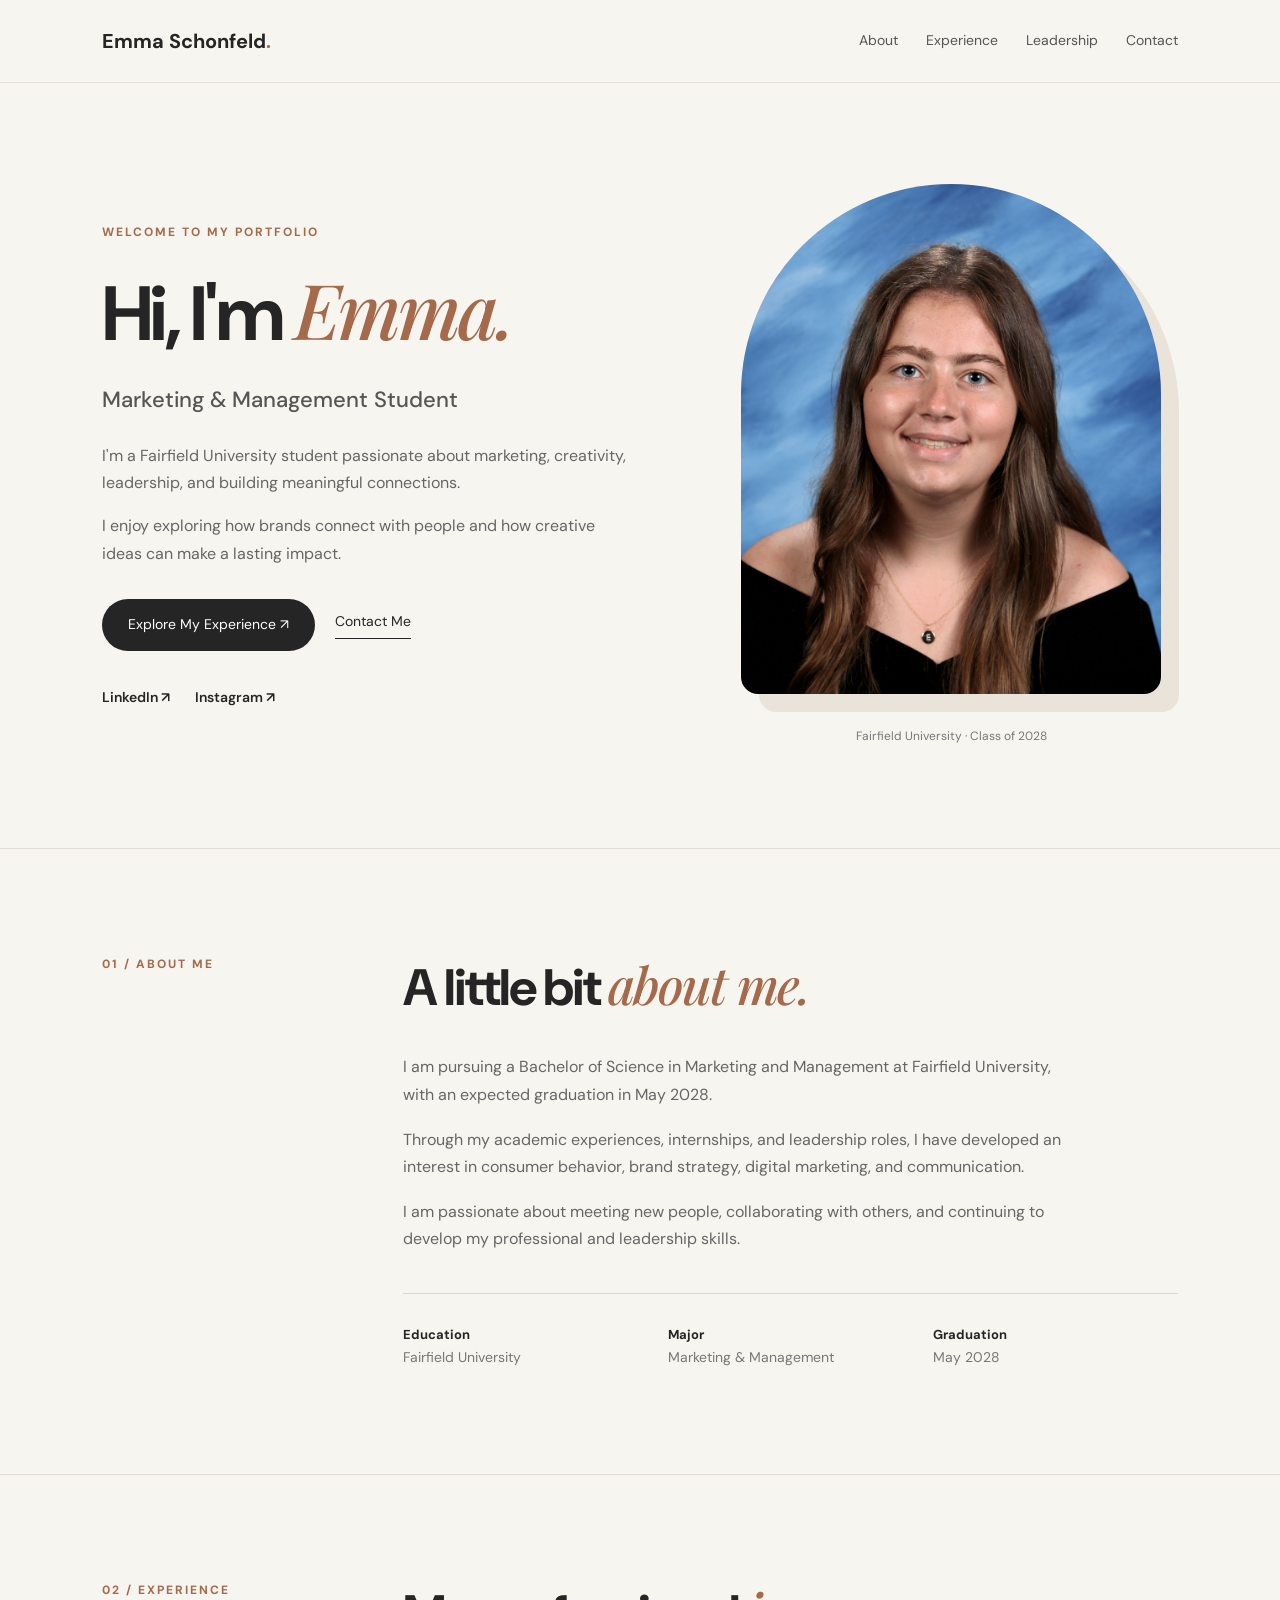
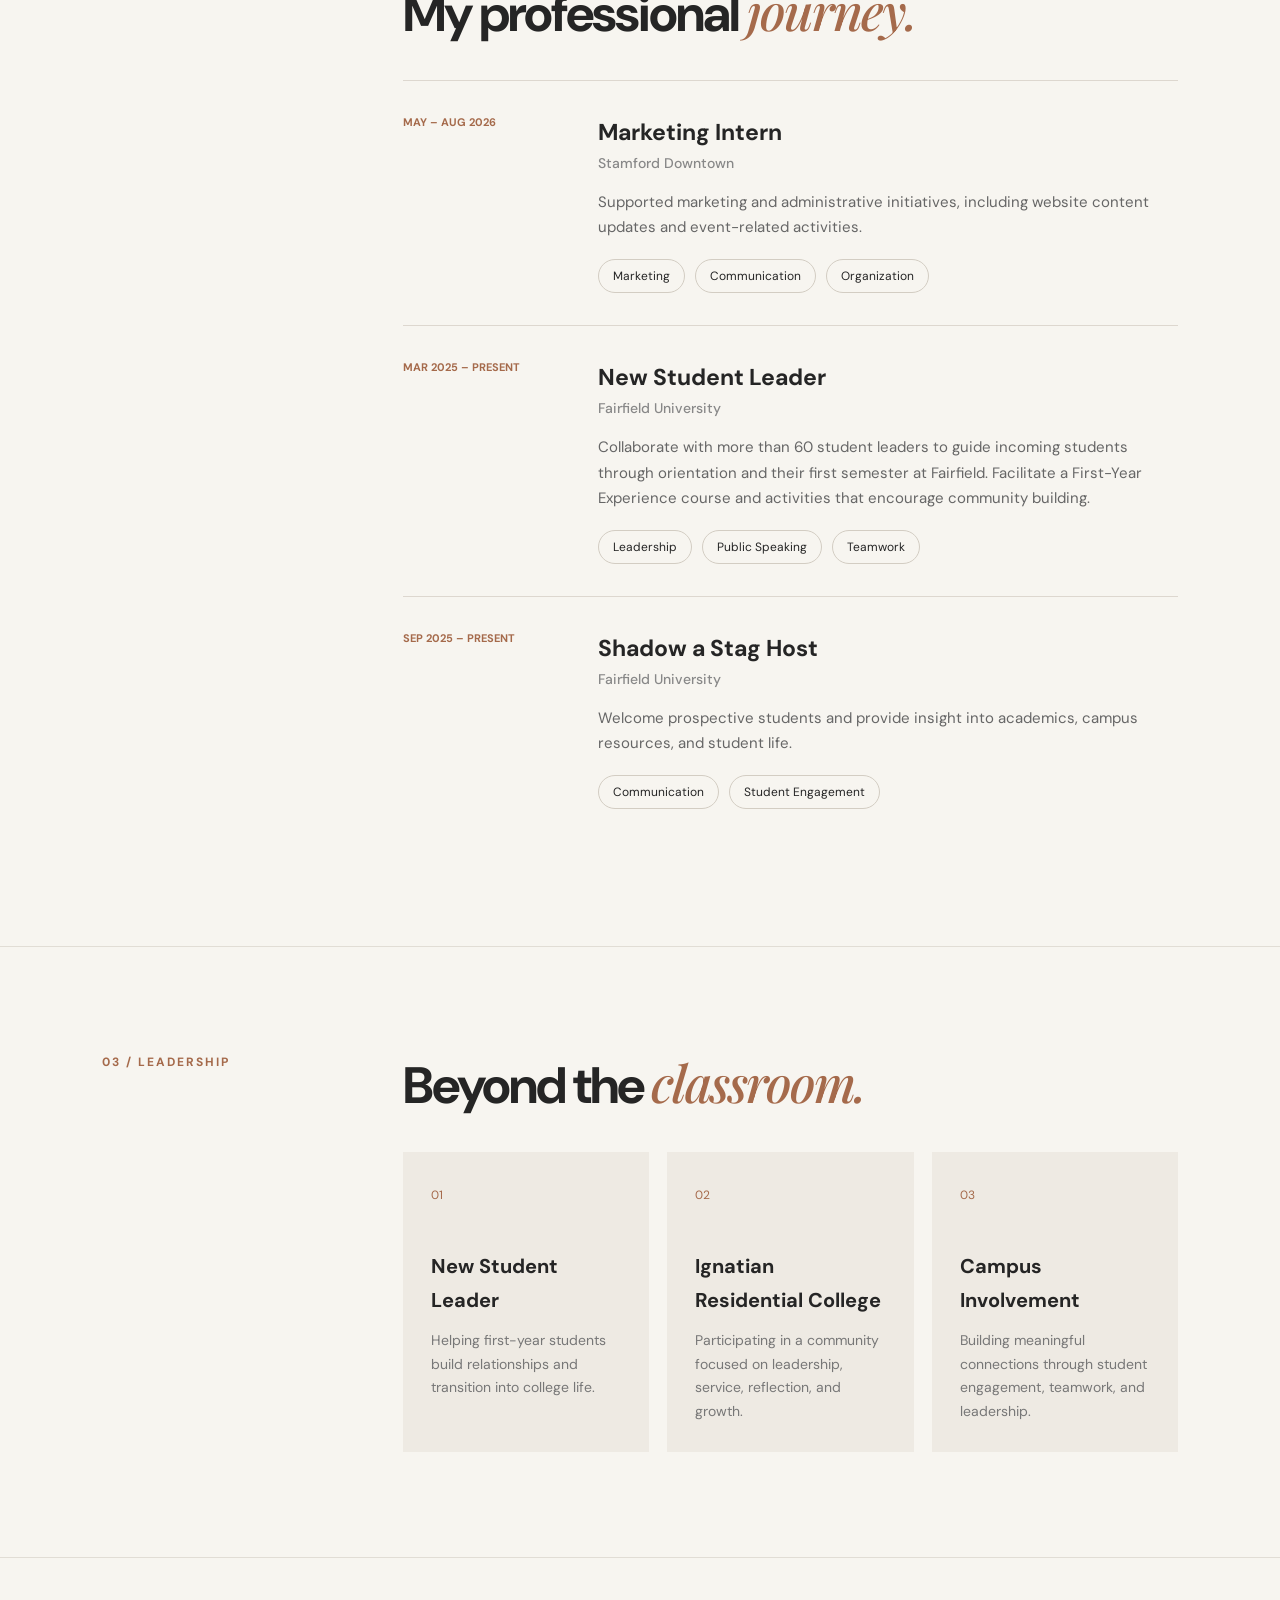
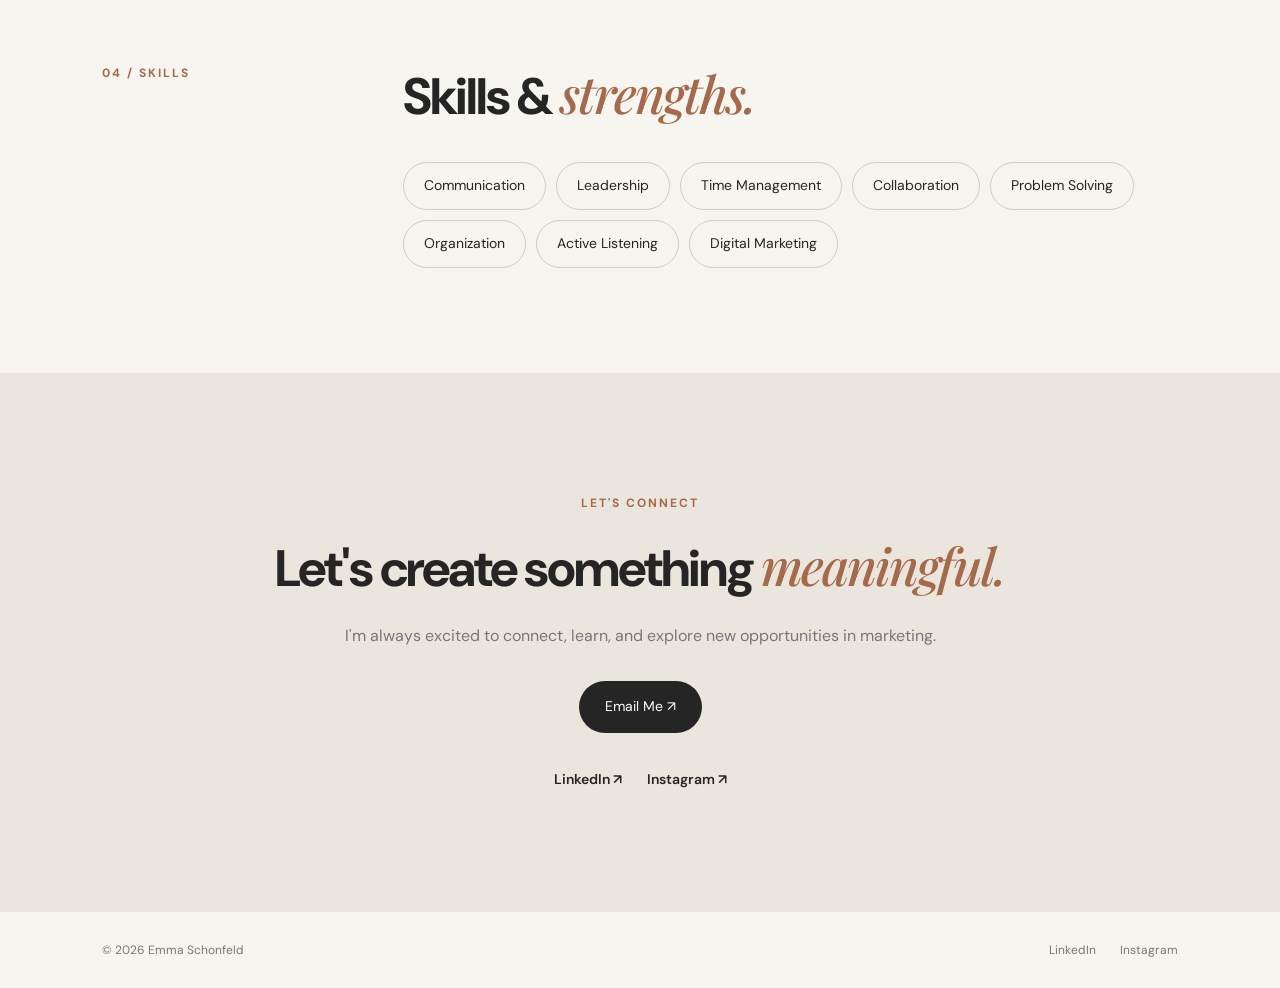
<file: index.html>
<!DOCTYPE html>
<html lang="en">
<head>
  <meta charset="UTF-8">
  <meta name="viewport" content="width=device-width, initial-scale=1.0">
  <meta name="description" content="Emma Schonfeld's marketing and management portfolio.">
  <title>Emma Schonfeld | Portfolio</title>

  <link rel="preconnect" href="https://fonts.googleapis.com">
  <link rel="preconnect" href="https://fonts.gstatic.com" crossorigin>
  <link href="https://fonts.googleapis.com/css2?family=DM+Sans:wght@400;500;600;700&family=Playfair+Display:ital,wght@0,500;1,500&display=swap" rel="stylesheet">
  <link rel="stylesheet" href="style.css">
</head>
<body>

  <header class="navbar">
    <a class="logo" href="#home">Emma Schonfeld<span>.</span></a>
    <nav aria-label="Main navigation">
      <a href="#about">About</a>
      <a href="#experience">Experience</a>
      <a href="#leadership">Leadership</a>
      <a href="#contact">Contact</a>
    </nav>
  </header>

  <main>
    <!-- HOMEPAGE -->
    <section class="hero" id="home">
      <div class="hero-content">
        <p class="eyebrow">WELCOME TO MY PORTFOLIO</p>
        <h1>Hi, I'm <em>Emma.</em></h1>
        <h2>Marketing & Management Student</h2>

        <p>
          I'm a Fairfield University student passionate about
          marketing, creativity, leadership, and building
          meaningful connections.
        </p>
        <p>
          I enjoy exploring how brands connect with people
          and how creative ideas can make a lasting impact.
        </p>

        <div class="hero-buttons">
          <a class="primary-btn" href="#experience">
            Explore My Experience ↗
          </a>
          <a class="secondary-btn" href="#contact">
            Contact Me
          </a>
        </div>

        <div class="social-links">
          <a href="https://www.linkedin.com/in/emma-schonfeld/"
             target="_blank" rel="noopener noreferrer">
            LinkedIn ↗
          </a>
          <a href="https://www.instagram.com/schonfeld_emma/"
             target="_blank" rel="noopener noreferrer">
            Instagram ↗
          </a>
        </div>
      </div>

      <div class="hero-image">
        <div class="image-frame">
          <img src="IMG_0074.JPG"
               alt="Professional portrait of Emma Schonfeld">
        </div>
        <p class="image-caption">
          Fairfield University · Class of 2028
        </p>
      </div>
    </section>

    <!-- ABOUT -->
    <section class="section" id="about">
      <p class="section-number">01 / ABOUT ME</p>
      <div class="section-content">
        <h2>A little bit <em>about me.</em></h2>
        <p>
          I am pursuing a Bachelor of Science in Marketing and
          Management at Fairfield University, with an expected
          graduation in May 2028.
        </p>
        <p>
          Through my academic experiences, internships, and
          leadership roles, I have developed an interest in
          consumer behavior, brand strategy, digital marketing,
          and communication.
        </p>
        <p>
          I am passionate about meeting new people, collaborating
          with others, and continuing to develop my professional
          and leadership skills.
        </p>

        <div class="about-details">
          <div>
            <h3>Education</h3>
            <p>Fairfield University</p>
          </div>
          <div>
            <h3>Major</h3>
            <p>Marketing & Management</p>
          </div>
          <div>
            <h3>Graduation</h3>
            <p>May 2028</p>
          </div>
        </div>
      </div>
    </section>

    <!-- EXPERIENCE -->
    <section class="section" id="experience">
      <p class="section-number">02 / EXPERIENCE</p>
      <div class="section-content">
        <h2>My professional <em>journey.</em></h2>

        <article class="experience-item">
          <span class="experience-date">MAY – AUG 2026</span>
          <div>
            <h3>Marketing Intern</h3>
            <h4>Stamford Downtown</h4>
            <p>
              Supported marketing and administrative initiatives,
              including website content updates and event-related
              activities.
            </p>
            <div class="tags">
              <span>Marketing</span>
              <span>Communication</span>
              <span>Organization</span>
            </div>
          </div>
        </article>

        <article class="experience-item">
          <span class="experience-date">MAR 2025 – PRESENT</span>
          <div>
            <h3>New Student Leader</h3>
            <h4>Fairfield University</h4>
            <p>
              Collaborate with more than 60 student leaders to
              guide incoming students through orientation and
              their first semester at Fairfield. Facilitate a
              First-Year Experience course and activities that
              encourage community building.
            </p>
            <div class="tags">
              <span>Leadership</span>
              <span>Public Speaking</span>
              <span>Teamwork</span>
            </div>
          </div>
        </article>

        <article class="experience-item">
          <span class="experience-date">SEP 2025 – PRESENT</span>
          <div>
            <h3>Shadow a Stag Host</h3>
            <h4>Fairfield University</h4>
            <p>
              Welcome prospective students and provide insight
              into academics, campus resources, and student life.
            </p>
            <div class="tags">
              <span>Communication</span>
              <span>Student Engagement</span>
            </div>
          </div>
        </article>
      </div>
    </section>

    <!-- LEADERSHIP -->
    <section class="section" id="leadership">
      <p class="section-number">03 / LEADERSHIP</p>
      <div class="section-content">
        <h2>Beyond the <em>classroom.</em></h2>
        <div class="leadership-grid">
          <article class="leadership-card">
            <span>01</span>
            <h3>New Student Leader</h3>
            <p>
              Helping first-year students build relationships
              and transition into college life.
            </p>
          </article>
          <article class="leadership-card">
            <span>02</span>
            <h3>Ignatian Residential College</h3>
            <p>
              Participating in a community focused on
              leadership, service, reflection, and growth.
            </p>
          </article>
          <article class="leadership-card">
            <span>03</span>
            <h3>Campus Involvement</h3>
            <p>
              Building meaningful connections through student
              engagement, teamwork, and leadership.
            </p>
          </article>
        </div>
      </div>
    </section>

    <!-- SKILLS -->
    <section class="section" id="skills">
      <p class="section-number">04 / SKILLS</p>
      <div class="section-content">
        <h2>Skills & <em>strengths.</em></h2>
        <div class="skills-container">
          <span>Communication</span>
          <span>Leadership</span>
          <span>Time Management</span>
          <span>Collaboration</span>
          <span>Problem Solving</span>
          <span>Organization</span>
          <span>Active Listening</span>
          <span>Digital Marketing</span>
        </div>
      </div>
    </section>

    <!-- CONTACT -->
    <section class="contact" id="contact">
      <p class="eyebrow">LET'S CONNECT</p>
      <h2>Let's create something <em>meaningful.</em></h2>
      <p>
        I'm always excited to connect, learn, and explore
        new opportunities in marketing.
      </p>

      <a class="primary-btn"
         href="mailto:emma.schonfeld@student.fairfield.edu">
        Email Me ↗
      </a>

      <div class="contact-socials">
        <a href="https://www.linkedin.com/in/emma-schonfeld/"
           target="_blank" rel="noopener noreferrer">
          LinkedIn ↗
        </a>
        <a href="https://www.instagram.com/schonfeld_emma/"
           target="_blank" rel="noopener noreferrer">
          Instagram ↗
        </a>
      </div>
    </section>
  </main>

  <footer>
    <p>© 2026 Emma Schonfeld</p>
    <div>
      <a href="https://www.linkedin.com/in/emma-schonfeld/"
         target="_blank" rel="noopener noreferrer">LinkedIn</a>
      <a href="https://www.instagram.com/schonfeld_emma/"
         target="_blank" rel="noopener noreferrer">Instagram</a>
    </div>
  </footer>

  <script src="script.js"></script>
</body>
</html>
</file>
<file: style.css>
* {
  margin: 0;
  padding: 0;
  box-sizing: border-box;
}

html {
  scroll-behavior: smooth;
  scroll-padding-top: 90px;
}

body {
  font-family: 'DM Sans', sans-serif;
  background: #f7f5f0;
  color: #252525;
  line-height: 1.7;
}

a {
  color: inherit;
  text-decoration: none;
}

.navbar {
  display: flex;
  align-items: center;
  justify-content: space-between;
  padding: 24px 8%;
  position: sticky;
  top: 0;
  z-index: 100;
  background: rgba(247,245,240,.96);
  border-bottom: 1px solid #e5e0d8;
  backdrop-filter: blur(12px);
}

.logo {
  font-size: 20px;
  font-weight: 700;
}

.logo span {
  color: #a56a4b;
}

.navbar nav {
  display: flex;
  gap: 28px;
}

.navbar nav a {
  font-size: 14px;
  color: #555;
}

.navbar nav a:hover,
.social-links a:hover,
.contact-socials a:hover,
footer a:hover {
  color: #a56a4b;
}

/* HERO */

.hero {
  max-width: 1500px;
  margin: auto;
  padding: 90px 8%;
  min-height: 85vh;
  display: grid;
  grid-template-columns: 1.1fr .9fr;
  align-items: center;
  gap: 70px;
}

.eyebrow,
.section-number {
  font-size: 12px;
  font-weight: 700;
  letter-spacing: 2px;
  color: #a56a4b;
}

.hero h1 {
  font-size: clamp(52px, 6vw, 90px);
  line-height: 1.1;
  letter-spacing: -3px;
  margin: 24px 0;
}

.hero h1 em,
.section h2 em,
.contact h2 em {
  font-family: 'Playfair Display', serif;
  font-weight: 500;
  color: #a56a4b;
}

.hero h2 {
  font-size: 22px;
  font-weight: 500;
  color: #555;
  margin-bottom: 24px;
}

.hero-content > p:not(.eyebrow) {
  max-width: 530px;
  color: #666;
  margin-bottom: 16px;
}

.hero-buttons {
  display: flex;
  gap: 20px;
  align-items: center;
  flex-wrap: wrap;
  margin-top: 32px;
}

.primary-btn {
  display: inline-block;
  padding: 14px 26px;
  background: #252525;
  color: white;
  border-radius: 40px;
  font-size: 14px;
  transition: background .3s, transform .3s;
}

.primary-btn:hover {
  background: #a56a4b;
  transform: translateY(-3px);
}

.secondary-btn {
  font-size: 14px;
  border-bottom: 1px solid #252525;
  padding-bottom: 4px;
}

/* SOCIAL MEDIA */

.social-links,
.contact-socials {
  display: flex;
  gap: 25px;
  flex-wrap: wrap;
  margin-top: 35px;
}

.social-links a,
.contact-socials a {
  font-size: 14px;
  font-weight: 600;
  transition: color .3s;
}

/* PORTRAIT */

.hero-image {
  display: flex;
  flex-direction: column;
  align-items: center;
}

.image-frame {
  width: 100%;
  max-width: 420px;
  height: 510px;
  overflow: hidden;
  border-radius: 220px 220px 18px 18px;
  background: #e9e5df;
  box-shadow: 18px 18px 0 #e9e3d9;
}

.image-frame img {
  width: 100%;
  height: 100%;
  display: block;
  object-fit: cover;
  object-position: center 30%;
}

.image-caption {
  font-size: 12px;
  color: #777;
  margin-top: 32px;
}

/* CONTENT SECTIONS */

.section {
  display: grid;
  grid-template-columns: 23% minmax(0, 1fr);
  gap: 5%;
  padding: 105px 8%;
  border-top: 1px solid #e1ddd5;
}

.section h2,
.contact h2 {
  font-size: clamp(36px, 4vw, 58px);
  line-height: 1.2;
  letter-spacing: -2px;
  margin-bottom: 35px;
}

.section-content > p {
  color: #666;
  max-width: 670px;
  margin-bottom: 18px;
}

.about-details {
  display: grid;
  grid-template-columns: repeat(3, 1fr);
  gap: 20px;
  border-top: 1px solid #ddd7cf;
  padding-top: 30px;
  margin-top: 40px;
}

.about-details h3 {
  font-size: 13px;
}

.about-details p {
  font-size: 14px;
  color: #777;
}

.experience-item {
  display: grid;
  grid-template-columns: 165px 1fr;
  gap: 30px;
  padding: 32px 0;
  border-top: 1px solid #ddd7cf;
}

.experience-date {
  font-size: 11px;
  font-weight: 700;
  color: #a56a4b;
}

.experience-item h3 {
  font-size: 23px;
}

.experience-item h4 {
  font-size: 14px;
  color: #888;
  font-weight: 500;
  margin-bottom: 14px;
}

.experience-item p {
  color: #666;
  font-size: 15px;
  margin-bottom: 12px;
}

.tags,
.skills-container {
  display: flex;
  flex-wrap: wrap;
  gap: 10px;
  margin-top: 18px;
}

.tags span,
.skills-container span {
  border: 1px solid #d3cdc3;
  border-radius: 30px;
  padding: 6px 14px;
  font-size: 12px;
}

.skills-container span {
  font-size: 14px;
  padding: 11px 20px;
}

.leadership-grid {
  display: grid;
  grid-template-columns: repeat(3, 1fr);
  gap: 18px;
}

.leadership-card {
  background: #eeeae3;
  padding: 28px;
  min-height: 250px;
}

.leadership-card > span {
  font-size: 12px;
  color: #a56a4b;
}

.leadership-card h3 {
  font-size: 20px;
  margin: 42px 0 12px;
}

.leadership-card p {
  font-size: 14px;
  color: #777;
}

/* CONTACT */

.contact {
  text-align: center;
  background: #ebe6dd;
  padding: 120px 8%;
}

.contact h2 {
  max-width: 800px;
  margin: 22px auto;
}

.contact > p:not(.eyebrow) {
  color: #777;
  margin-bottom: 32px;
}

.contact-socials {
  justify-content: center;
}

/* FOOTER */

footer {
  display: flex;
  justify-content: space-between;
  gap: 20px;
  padding: 28px 8%;
  font-size: 12px;
  color: #777;
}

footer div {
  display: flex;
  gap: 24px;
}

/* MOBILE */

@media (max-width: 900px) {
  .hero {
    grid-template-columns: 1fr;
    text-align: center;
    gap: 55px;
  }

  .hero-content > p:not(.eyebrow) {
    margin-left: auto;
    margin-right: auto;
  }

  .hero-buttons,
  .social-links {
    justify-content: center;
  }

  .section {
    grid-template-columns: 1fr;
    padding: 75px 7%;
  }

  .leadership-grid {
    grid-template-columns: 1fr;
  }
}

@media (max-width: 600px) {
  .navbar {
    padding: 20px 5%;
  }

  .navbar nav {
    display: none;
  }

  .hero {
    padding: 65px 6%;
  }

  .hero h1 {
    font-size: 55px;
    letter-spacing: -2px;
  }

  .image-frame {
    max-width: 290px;
    height: 370px;
  }

  .experience-item,
  .about-details {
    grid-template-columns: 1fr;
    gap: 12px;
  }

  footer {
    flex-direction: column;
    align-items: center;
  }
}

@media (prefers-reduced-motion: reduce) {
  html {
    scroll-behavior: auto;
  }
}
</file>
